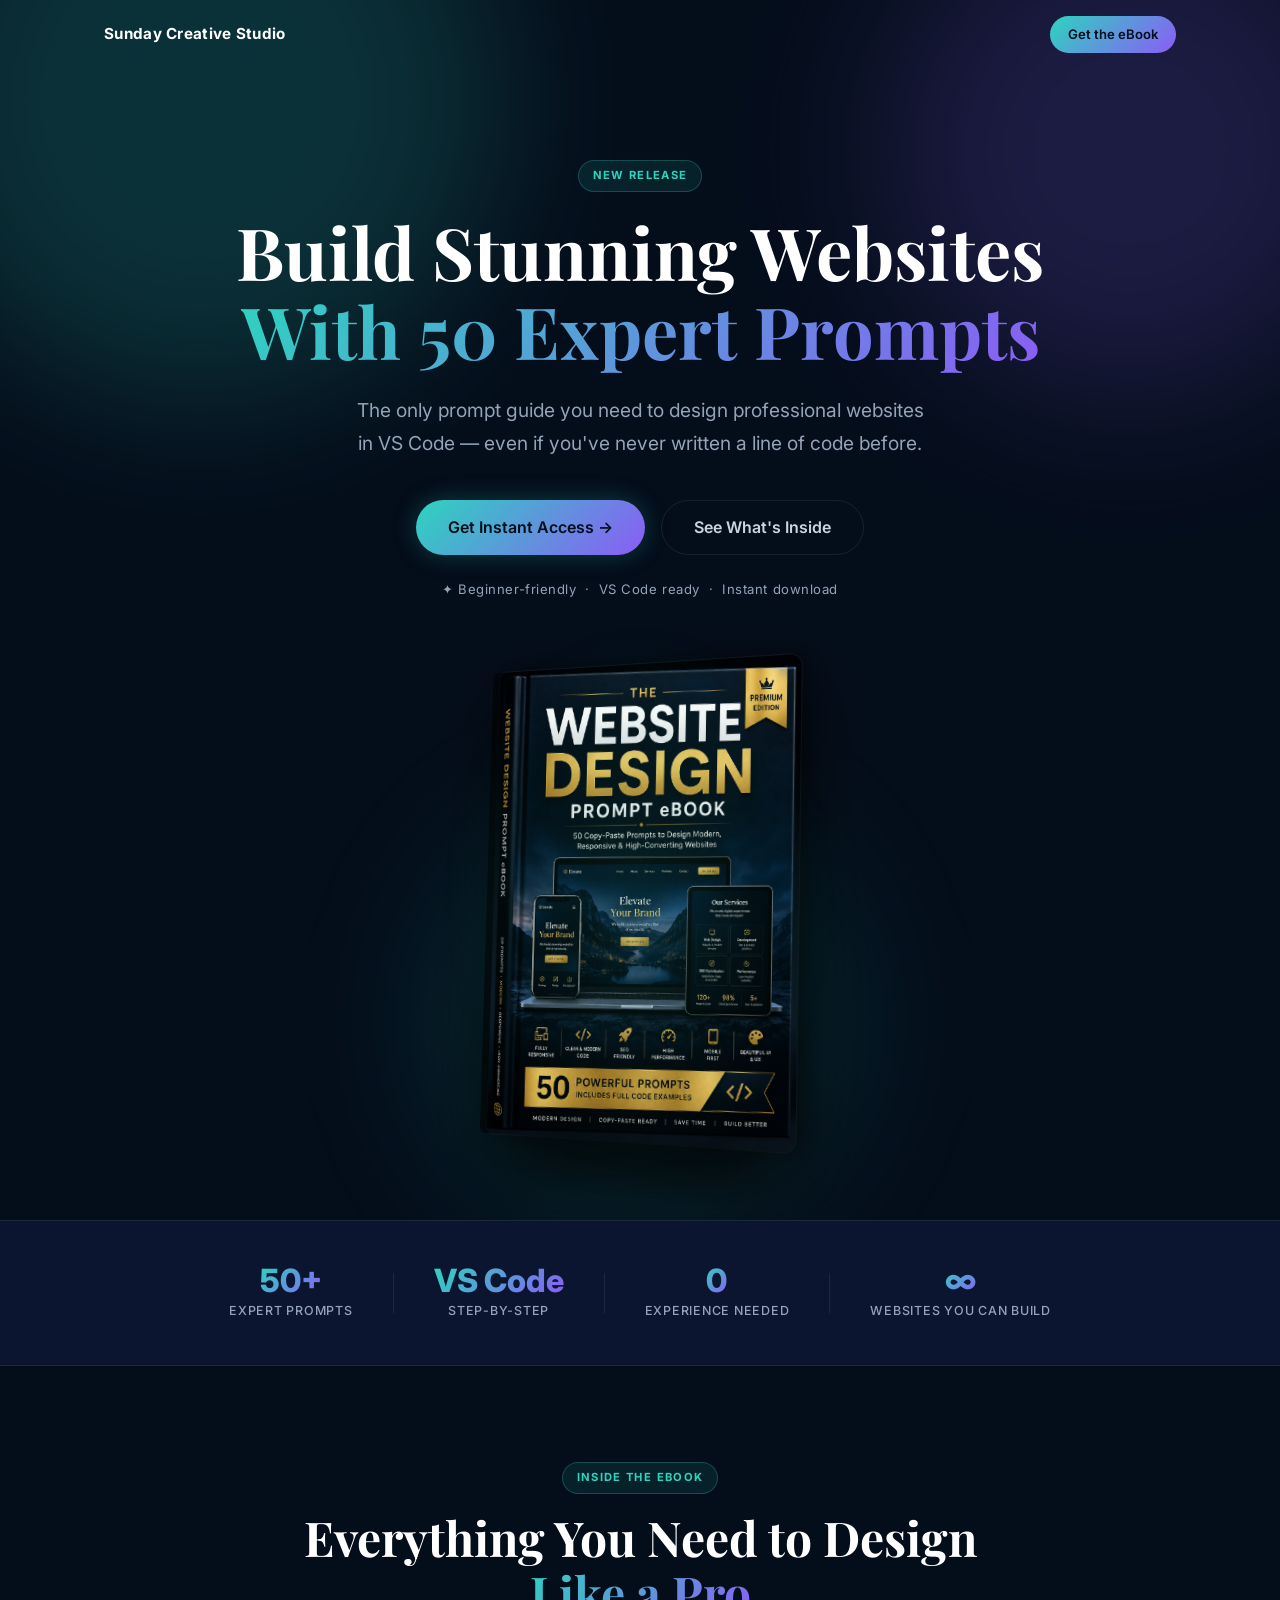
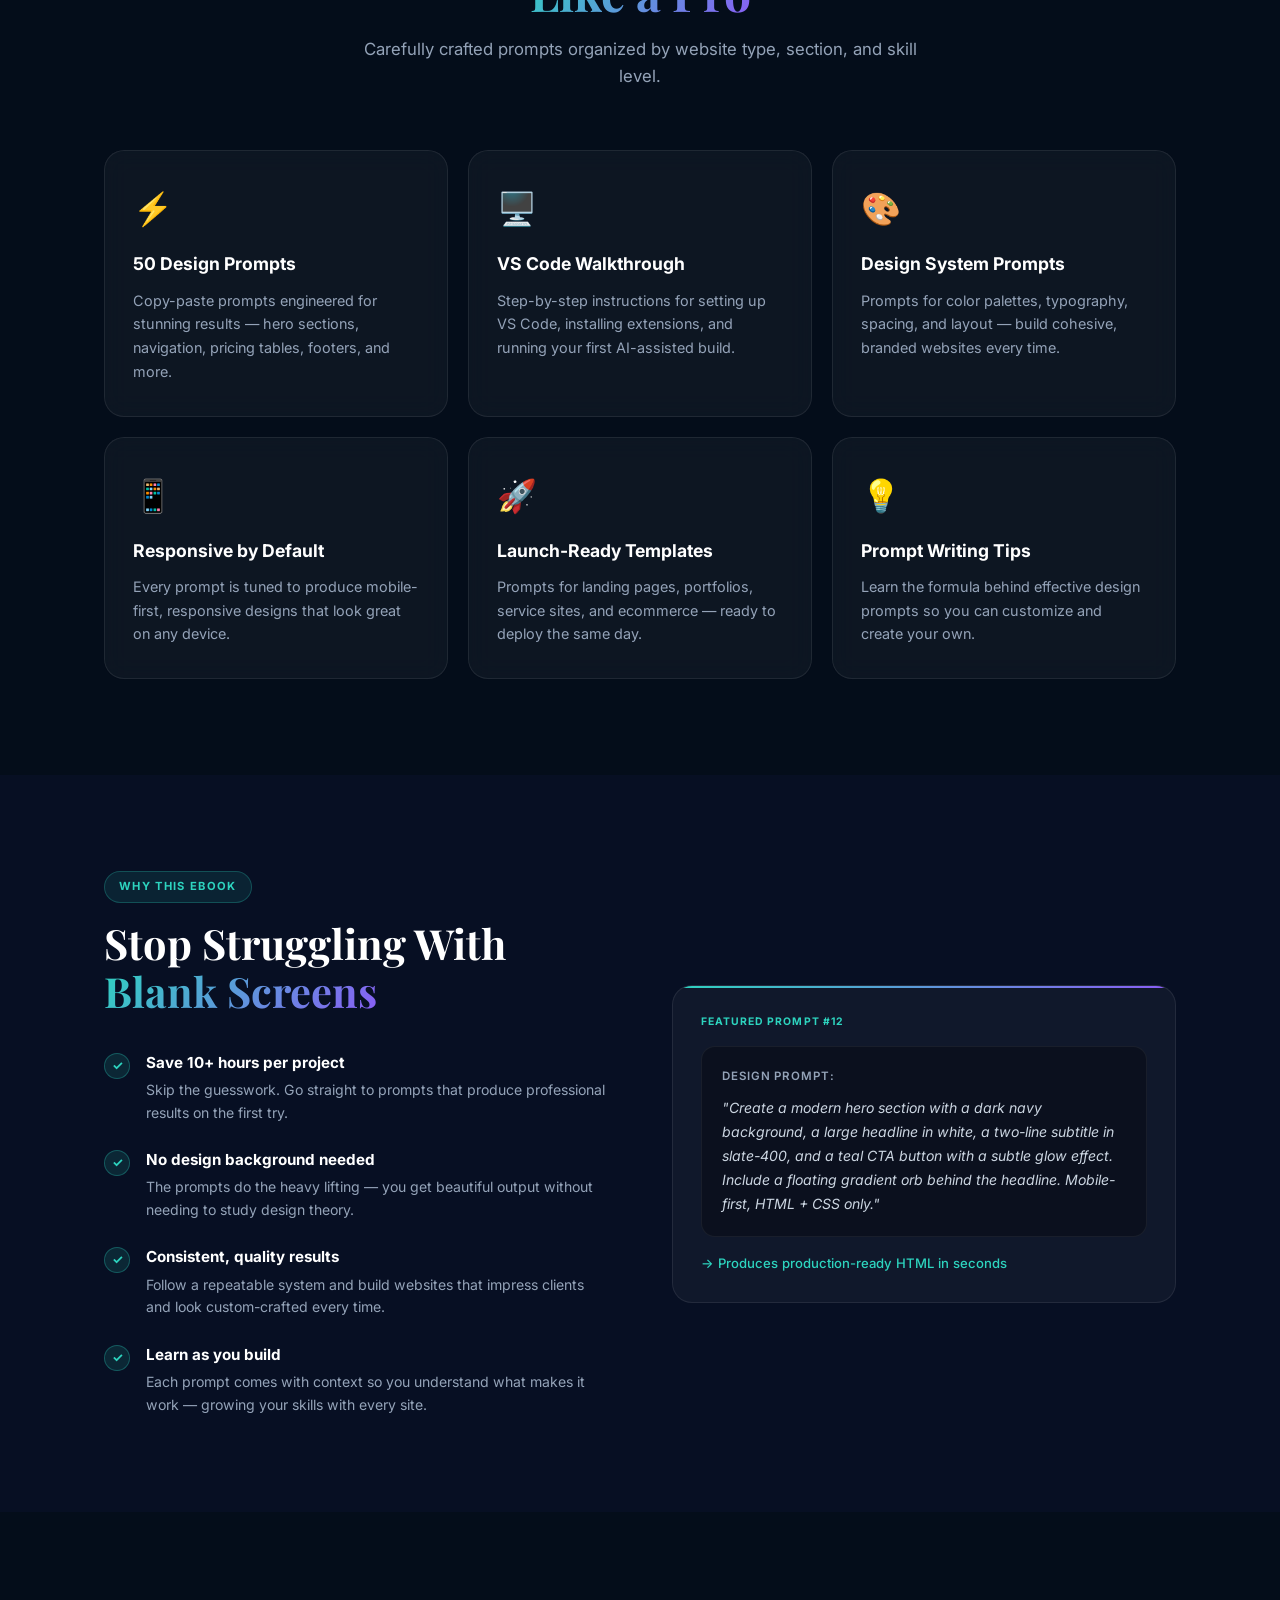
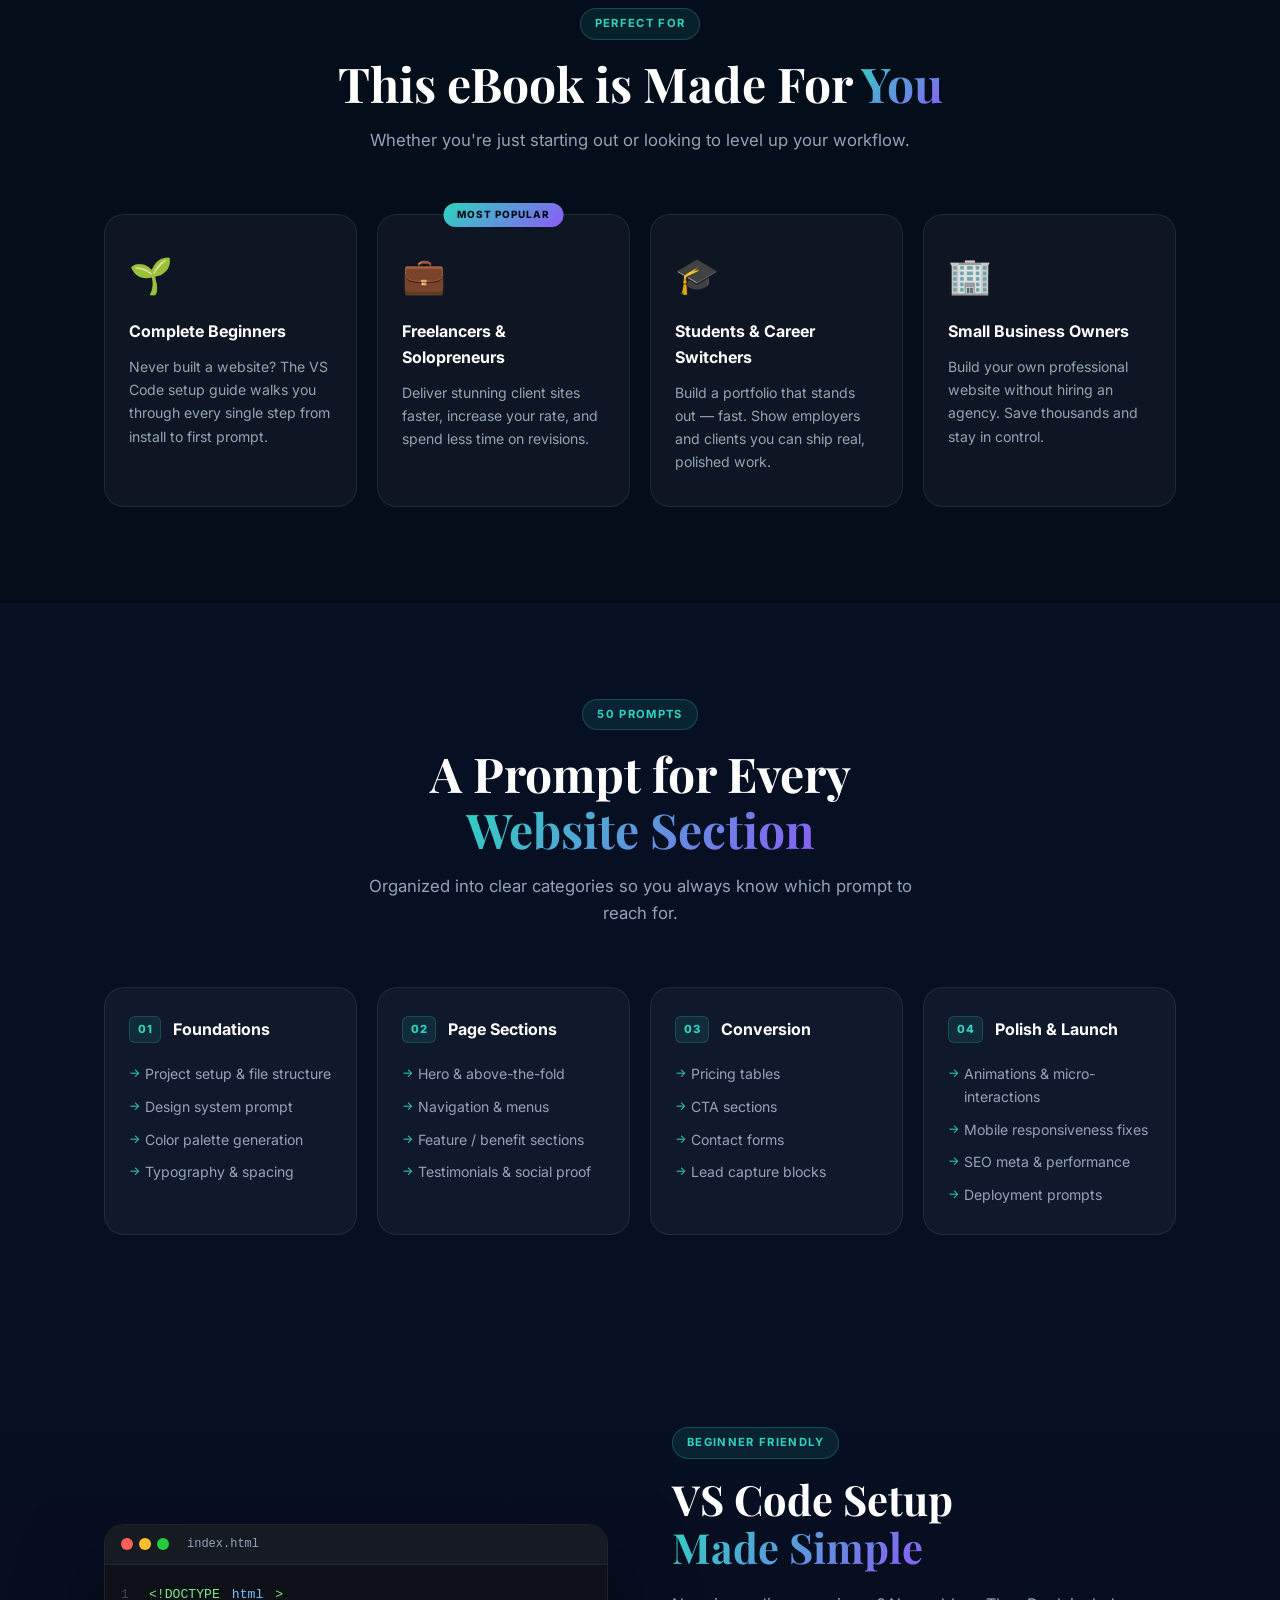
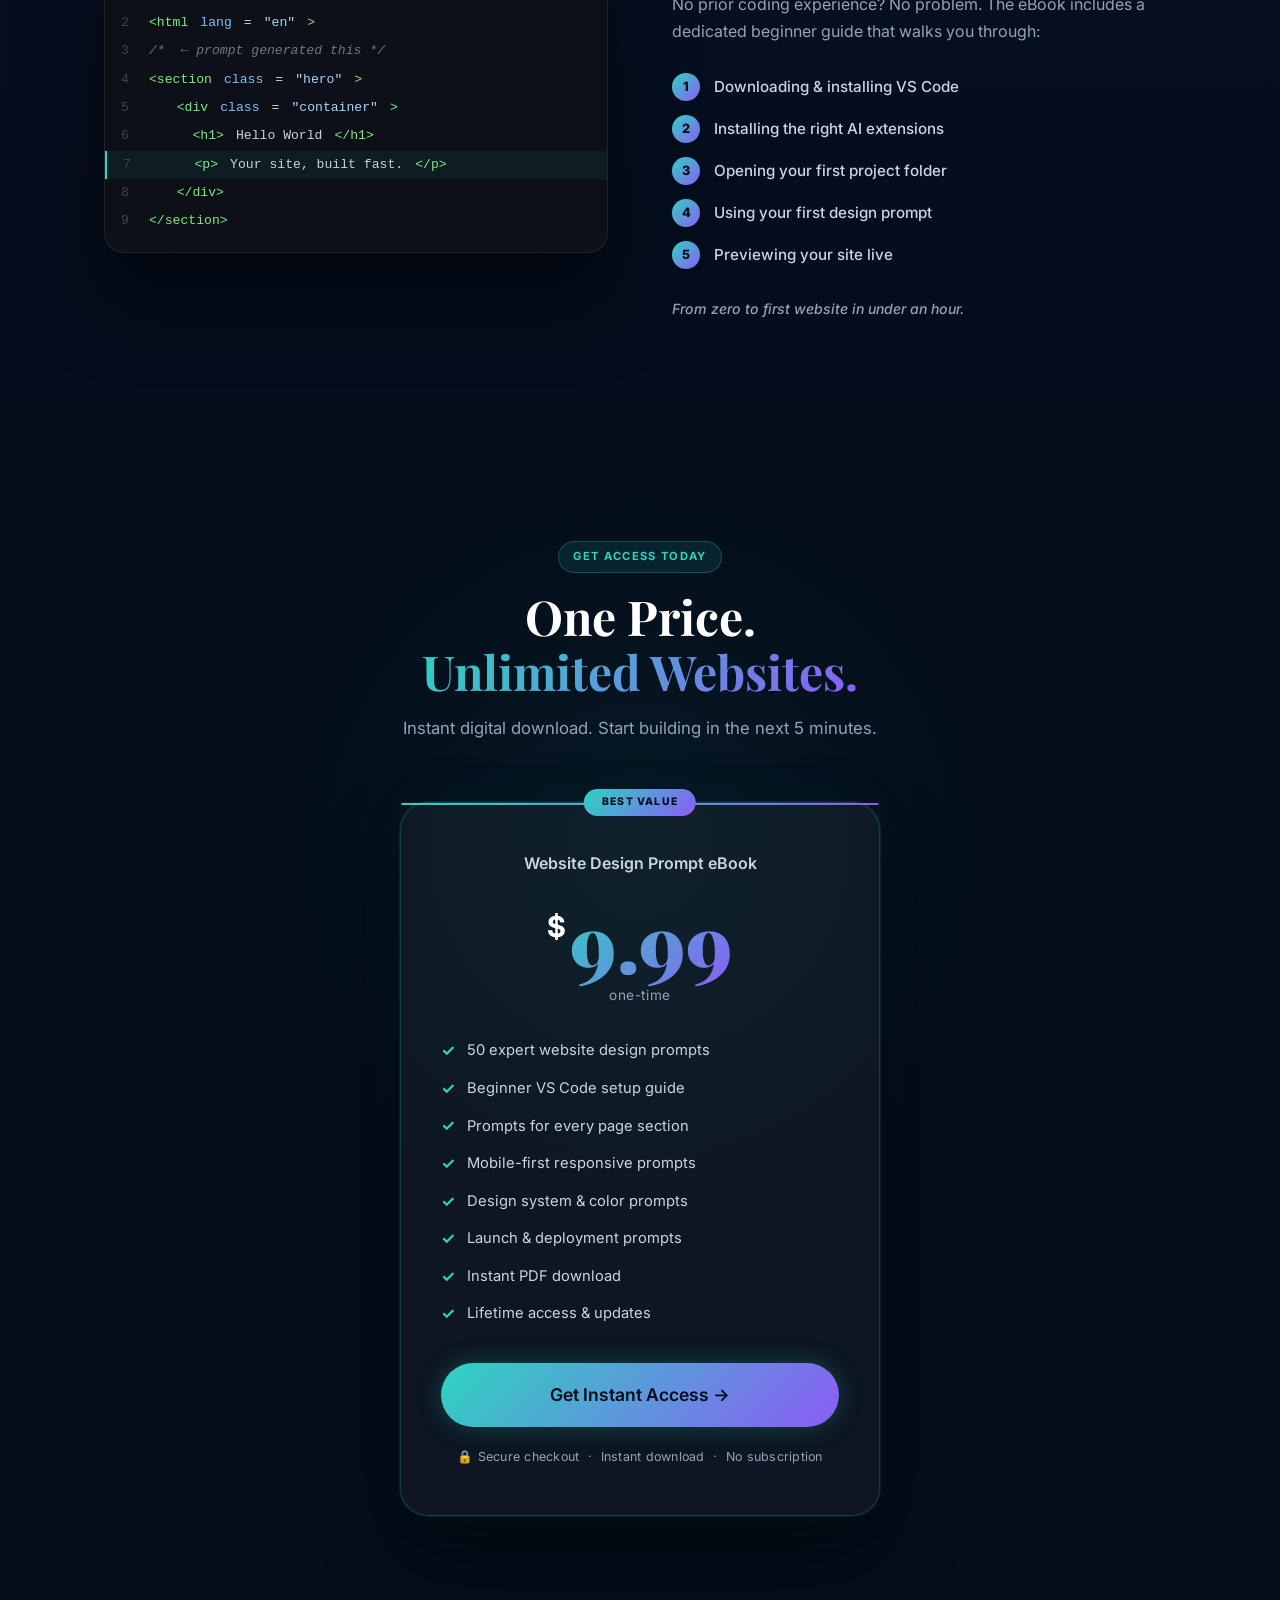
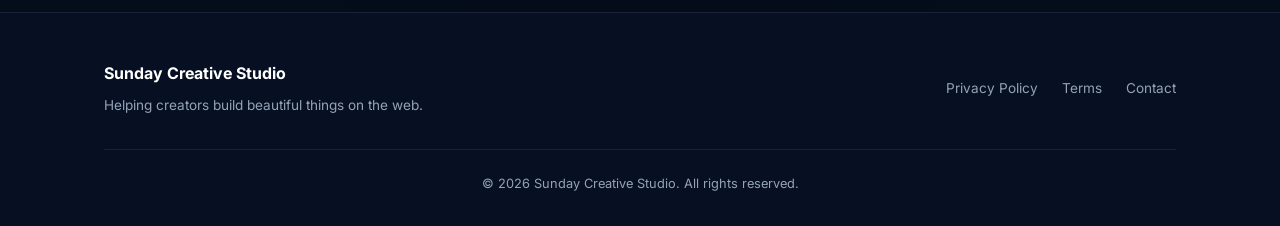
<file: index.html>
<!DOCTYPE html>
<html lang="en">
<head>
  <meta charset="UTF-8" />
  <meta name="viewport" content="width=device-width, initial-scale=1.0" />
  <title>Website Design Prompt eBook — Sunday Creative Studio</title>
  <meta name="description" content="50 expert website design prompts that build stunning sites in VS Code. No design degree required." />
  <link rel="preconnect" href="https://fonts.googleapis.com" />
  <link rel="preconnect" href="https://fonts.gstatic.com" crossorigin />
  <link href="https://fonts.googleapis.com/css2?family=Inter:wght@300;400;500;600;700;800;900&family=Playfair+Display:wght@700;900&display=swap" rel="stylesheet" />
  <link rel="stylesheet" href="styles.css" />
</head>
<body>

  <!-- NAV -->
  <nav class="nav" id="nav">
    <div class="nav-inner">
      <span class="nav-brand">Sunday Creative Studio</span>
      <a href="https://buy.stripe.com/14AeVf78l5EOgT61G0bsc00" class="btn btn-sm">Get the eBook</a>
    </div>
  </nav>

  <!-- HERO -->
  <section class="hero" id="hero">
    <div class="hero-bg-orbs">
      <div class="orb orb-1"></div>
      <div class="orb orb-2"></div>
      <div class="orb orb-3"></div>
    </div>
    <div class="container hero-content">
      <div class="badge">NEW RELEASE</div>
      <h1 class="hero-title">
        Build Stunning Websites<br />
        <span class="gradient-text">With 50 Expert Prompts</span>
      </h1>
      <p class="hero-subtitle">
        The only prompt guide you need to design professional websites in VS Code —
        even if you've never written a line of code before.
      </p>
      <div class="hero-ctas">
        <a href="https://buy.stripe.com/14AeVf78l5EOgT61G0bsc00" class="btn btn-primary btn-lg">Get Instant Access →</a>
        <a href="#inside" class="btn btn-ghost btn-lg">See What's Inside</a>
      </div>
      <p class="hero-note">✦ Beginner-friendly &nbsp;·&nbsp; VS Code ready &nbsp;·&nbsp; Instant download</p>
    </div>

    <!-- EBOOK COVER MOCKUP -->
    <div class="container mockup-wrapper">
      <div class="book-scene">
        <div class="book book-img">
          <img src="ebook-cover.png" alt="Website Design Prompt eBook cover" class="book-cover-img" />
          <div class="book-shadow"></div>
        </div>
        <div class="book-glow"></div>
      </div>
    </div>
  </section>

  <!-- SOCIAL PROOF BAR -->
  <section class="trust-bar">
    <div class="container trust-inner">
      <div class="trust-item">
        <strong>50+</strong>
        <span>Expert Prompts</span>
      </div>
      <div class="trust-divider"></div>
      <div class="trust-item">
        <strong>VS Code</strong>
        <span>Step-by-Step</span>
      </div>
      <div class="trust-divider"></div>
      <div class="trust-item">
        <strong>0</strong>
        <span>Experience Needed</span>
      </div>
      <div class="trust-divider"></div>
      <div class="trust-item">
        <strong>∞</strong>
        <span>Websites You Can Build</span>
      </div>
    </div>
  </section>

  <!-- WHAT'S INSIDE -->
  <section class="section" id="inside">
    <div class="container">
      <div class="section-header">
        <div class="badge">INSIDE THE EBOOK</div>
        <h2>Everything You Need to Design<br /><span class="gradient-text">Like a Pro</span></h2>
        <p class="section-sub">Carefully crafted prompts organized by website type, section, and skill level.</p>
      </div>
      <div class="cards-grid">
        <div class="glass-card">
          <div class="card-icon">⚡</div>
          <h3>50 Design Prompts</h3>
          <p>Copy-paste prompts engineered for stunning results — hero sections, navigation, pricing tables, footers, and more.</p>
        </div>
        <div class="glass-card">
          <div class="card-icon">🖥️</div>
          <h3>VS Code Walkthrough</h3>
          <p>Step-by-step instructions for setting up VS Code, installing extensions, and running your first AI-assisted build.</p>
        </div>
        <div class="glass-card">
          <div class="card-icon">🎨</div>
          <h3>Design System Prompts</h3>
          <p>Prompts for color palettes, typography, spacing, and layout — build cohesive, branded websites every time.</p>
        </div>
        <div class="glass-card">
          <div class="card-icon">📱</div>
          <h3>Responsive by Default</h3>
          <p>Every prompt is tuned to produce mobile-first, responsive designs that look great on any device.</p>
        </div>
        <div class="glass-card">
          <div class="card-icon">🚀</div>
          <h3>Launch-Ready Templates</h3>
          <p>Prompts for landing pages, portfolios, service sites, and ecommerce — ready to deploy the same day.</p>
        </div>
        <div class="glass-card">
          <div class="card-icon">💡</div>
          <h3>Prompt Writing Tips</h3>
          <p>Learn the formula behind effective design prompts so you can customize and create your own.</p>
        </div>
      </div>
    </div>
  </section>

  <!-- BENEFITS -->
  <section class="section section-alt" id="benefits">
    <div class="container">
      <div class="split-layout">
        <div class="split-text">
          <div class="badge">WHY THIS EBOOK</div>
          <h2>Stop Struggling With<br /><span class="gradient-text">Blank Screens</span></h2>
          <ul class="benefits-list">
            <li>
              <div class="benefit-check">✓</div>
              <div>
                <strong>Save 10+ hours per project</strong>
                <p>Skip the guesswork. Go straight to prompts that produce professional results on the first try.</p>
              </div>
            </li>
            <li>
              <div class="benefit-check">✓</div>
              <div>
                <strong>No design background needed</strong>
                <p>The prompts do the heavy lifting — you get beautiful output without needing to study design theory.</p>
              </div>
            </li>
            <li>
              <div class="benefit-check">✓</div>
              <div>
                <strong>Consistent, quality results</strong>
                <p>Follow a repeatable system and build websites that impress clients and look custom-crafted every time.</p>
              </div>
            </li>
            <li>
              <div class="benefit-check">✓</div>
              <div>
                <strong>Learn as you build</strong>
                <p>Each prompt comes with context so you understand what makes it work — growing your skills with every site.</p>
              </div>
            </li>
          </ul>
        </div>
        <div class="split-visual">
          <div class="feature-box">
            <div class="feature-tag">FEATURED PROMPT #12</div>
            <div class="prompt-preview">
              <p class="prompt-label">Design Prompt:</p>
              <p class="prompt-text">"Create a modern hero section with a dark navy background, a large headline in white, a two-line subtitle in slate-400, and a teal CTA button with a subtle glow effect. Include a floating gradient orb behind the headline. Mobile-first, HTML + CSS only."</p>
            </div>
            <div class="prompt-result-label">→ Produces production-ready HTML in seconds</div>
          </div>
        </div>
      </div>
    </div>
  </section>

  <!-- WHO IT'S FOR -->
  <section class="section" id="for-who">
    <div class="container">
      <div class="section-header">
        <div class="badge">PERFECT FOR</div>
        <h2>This eBook is Made For <span class="gradient-text">You</span></h2>
        <p class="section-sub">Whether you're just starting out or looking to level up your workflow.</p>
      </div>
      <div class="persona-grid">
        <div class="persona-card">
          <div class="persona-icon">🌱</div>
          <h3>Complete Beginners</h3>
          <p>Never built a website? The VS Code setup guide walks you through every single step from install to first prompt.</p>
        </div>
        <div class="persona-card">
          <div class="persona-card-featured">MOST POPULAR</div>
          <div class="persona-icon">💼</div>
          <h3>Freelancers & Solopreneurs</h3>
          <p>Deliver stunning client sites faster, increase your rate, and spend less time on revisions.</p>
        </div>
        <div class="persona-card">
          <div class="persona-icon">🎓</div>
          <h3>Students & Career Switchers</h3>
          <p>Build a portfolio that stands out — fast. Show employers and clients you can ship real, polished work.</p>
        </div>
        <div class="persona-card">
          <div class="persona-icon">🏢</div>
          <h3>Small Business Owners</h3>
          <p>Build your own professional website without hiring an agency. Save thousands and stay in control.</p>
        </div>
      </div>
    </div>
  </section>

  <!-- 50 PROMPTS HIGHLIGHT -->
  <section class="section section-alt" id="prompts">
    <div class="container">
      <div class="section-header">
        <div class="badge">50 PROMPTS</div>
        <h2>A Prompt for Every<br /><span class="gradient-text">Website Section</span></h2>
        <p class="section-sub">Organized into clear categories so you always know which prompt to reach for.</p>
      </div>
      <div class="prompts-showcase">
        <div class="prompt-category">
          <div class="pcat-header">
            <span class="pcat-num">01</span>
            <h4>Foundations</h4>
          </div>
          <ul>
            <li>Project setup & file structure</li>
            <li>Design system prompt</li>
            <li>Color palette generation</li>
            <li>Typography & spacing</li>
          </ul>
        </div>
        <div class="prompt-category">
          <div class="pcat-header">
            <span class="pcat-num">02</span>
            <h4>Page Sections</h4>
          </div>
          <ul>
            <li>Hero & above-the-fold</li>
            <li>Navigation & menus</li>
            <li>Feature / benefit sections</li>
            <li>Testimonials & social proof</li>
          </ul>
        </div>
        <div class="prompt-category">
          <div class="pcat-header">
            <span class="pcat-num">03</span>
            <h4>Conversion</h4>
          </div>
          <ul>
            <li>Pricing tables</li>
            <li>CTA sections</li>
            <li>Contact forms</li>
            <li>Lead capture blocks</li>
          </ul>
        </div>
        <div class="prompt-category">
          <div class="pcat-header">
            <span class="pcat-num">04</span>
            <h4>Polish & Launch</h4>
          </div>
          <ul>
            <li>Animations & micro-interactions</li>
            <li>Mobile responsiveness fixes</li>
            <li>SEO meta & performance</li>
            <li>Deployment prompts</li>
          </ul>
        </div>
      </div>
    </div>
  </section>

  <!-- VS CODE HIGHLIGHT -->
  <section class="section vscode-section" id="vscode">
    <div class="container">
      <div class="vscode-layout">
        <div class="vscode-visual">
          <div class="editor-mockup">
            <div class="editor-topbar">
              <span class="dot dot-red"></span>
              <span class="dot dot-yellow"></span>
              <span class="dot dot-green"></span>
              <span class="editor-filename">index.html</span>
            </div>
            <div class="editor-body">
              <div class="editor-line"><span class="ln">1</span><span class="tag">&lt;!DOCTYPE</span> <span class="attr">html</span><span class="tag">&gt;</span></div>
              <div class="editor-line"><span class="ln">2</span><span class="tag">&lt;html</span> <span class="attr">lang</span><span class="punc">=</span><span class="str">"en"</span><span class="tag">&gt;</span></div>
              <div class="editor-line"><span class="ln">3</span><span class="comment">/* &nbsp;← prompt generated this */</span></div>
              <div class="editor-line"><span class="ln">4</span><span class="tag">&lt;section</span> <span class="attr">class</span><span class="punc">=</span><span class="str">"hero"</span><span class="tag">&gt;</span></div>
              <div class="editor-line"><span class="ln">5</span>&nbsp;&nbsp;<span class="tag">&lt;div</span> <span class="attr">class</span><span class="punc">=</span><span class="str">"container"</span><span class="tag">&gt;</span></div>
              <div class="editor-line"><span class="ln">6</span>&nbsp;&nbsp;&nbsp;&nbsp;<span class="tag">&lt;h1&gt;</span><span class="text">Hello World</span><span class="tag">&lt;/h1&gt;</span></div>
              <div class="editor-line active-line"><span class="ln">7</span>&nbsp;&nbsp;&nbsp;&nbsp;<span class="tag">&lt;p&gt;</span><span class="text">Your site, built fast.</span><span class="tag">&lt;/p&gt;</span></div>
              <div class="editor-line"><span class="ln">8</span>&nbsp;&nbsp;<span class="tag">&lt;/div&gt;</span></div>
              <div class="editor-line"><span class="ln">9</span><span class="tag">&lt;/section&gt;</span></div>
            </div>
          </div>
        </div>
        <div class="vscode-text">
          <div class="badge">BEGINNER FRIENDLY</div>
          <h2>VS Code Setup<br /><span class="gradient-text">Made Simple</span></h2>
          <p>No prior coding experience? No problem. The eBook includes a dedicated beginner guide that walks you through:</p>
          <ul class="vscode-steps">
            <li><span class="step-num">1</span> Downloading & installing VS Code</li>
            <li><span class="step-num">2</span> Installing the right AI extensions</li>
            <li><span class="step-num">3</span> Opening your first project folder</li>
            <li><span class="step-num">4</span> Using your first design prompt</li>
            <li><span class="step-num">5</span> Previewing your site live</li>
          </ul>
          <p class="vscode-note">From zero to first website in under an hour.</p>
        </div>
      </div>
    </div>
  </section>

  <!-- PRICING / CTA -->
  <section class="section pricing-section" id="pricing">
    <div class="container">
      <div class="section-header">
        <div class="badge">GET ACCESS TODAY</div>
        <h2>One Price.<br /><span class="gradient-text">Unlimited Websites.</span></h2>
        <p class="section-sub">Instant digital download. Start building in the next 5 minutes.</p>
      </div>
      <div class="pricing-card-wrap">
        <div class="pricing-card">
          <div class="pricing-popular">BEST VALUE</div>
          <div class="pricing-title">Website Design Prompt eBook</div>
          <div class="pricing-price">
            <span class="price-currency">$</span>
            <span class="price-amount">9.99</span>
            <span class="price-period">one-time</span>
          </div>
          <ul class="pricing-features">
            <li><span class="pf-check">✓</span> 50 expert website design prompts</li>
            <li><span class="pf-check">✓</span> Beginner VS Code setup guide</li>
            <li><span class="pf-check">✓</span> Prompts for every page section</li>
            <li><span class="pf-check">✓</span> Mobile-first responsive prompts</li>
            <li><span class="pf-check">✓</span> Design system & color prompts</li>
            <li><span class="pf-check">✓</span> Launch & deployment prompts</li>
            <li><span class="pf-check">✓</span> Instant PDF download</li>
            <li><span class="pf-check">✓</span> Lifetime access & updates</li>
          </ul>
          <a href="https://buy.stripe.com/14AeVf78l5EOgT61G0bsc00" class="btn btn-primary btn-xl btn-full" id="buy-btn">
            Get Instant Access →
          </a>
          <p class="pricing-guarantee">
            🔒 Secure checkout &nbsp;·&nbsp; Instant download &nbsp;·&nbsp; No subscription
          </p>
        </div>
      </div>
    </div>
  </section>

  <!-- FOOTER -->
  <footer class="footer">
    <div class="container footer-inner">
      <div class="footer-brand">
        <span class="footer-logo">Sunday Creative Studio</span>
        <p>Helping creators build beautiful things on the web.</p>
      </div>
      <div class="footer-links">
        <a href="#">Privacy Policy</a>
        <a href="#">Terms</a>
        <a href="#">Contact</a>
      </div>
    </div>
    <div class="container footer-copy">
      <p>© 2026 Sunday Creative Studio. All rights reserved.</p>
    </div>
  </footer>

  <script src="script.js"></script>
</body>
</html>
</file>
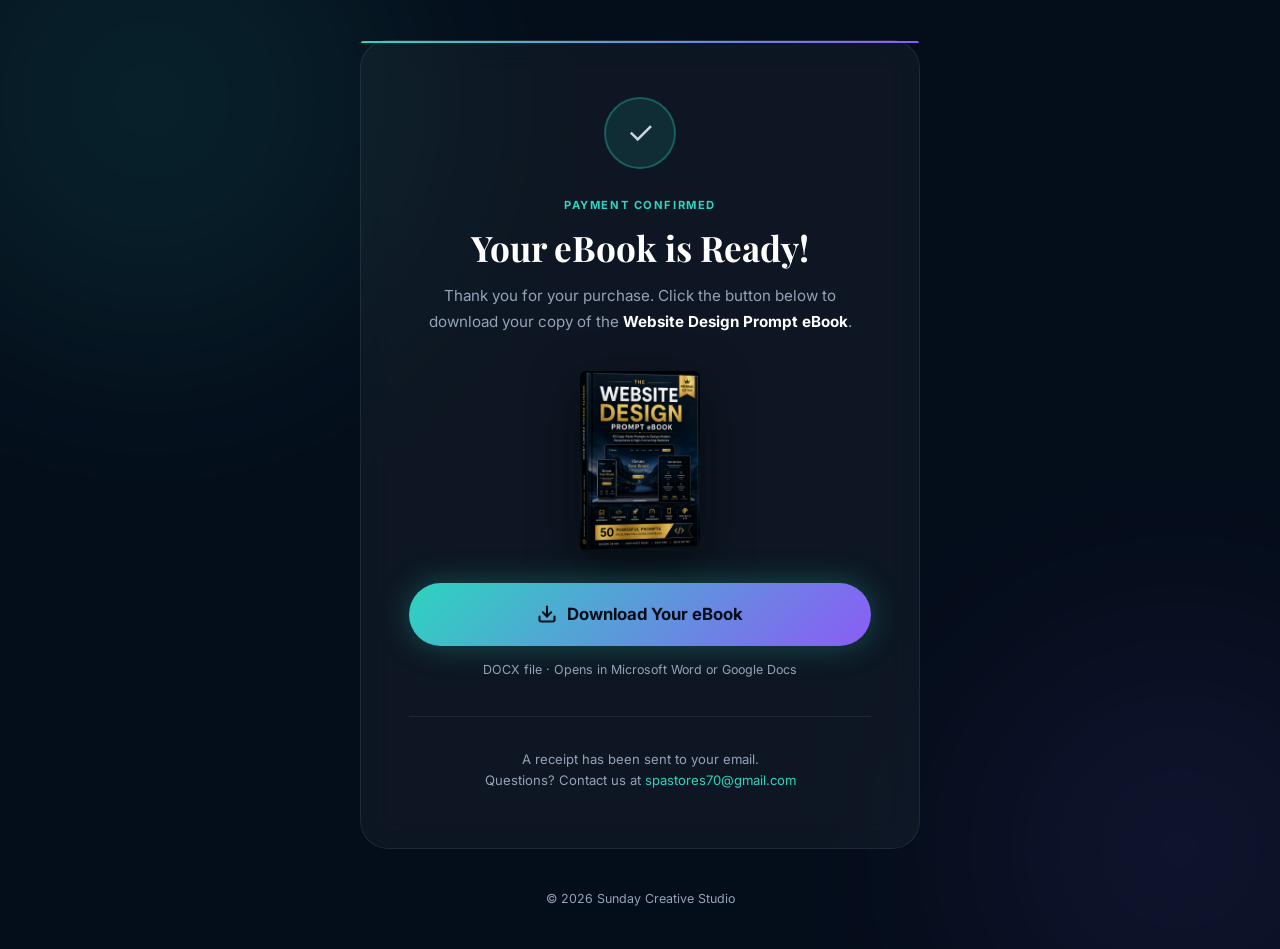
<file: download.html>
<!DOCTYPE html>
<html lang="en">
<head>
  <meta charset="UTF-8" />
  <meta name="viewport" content="width=device-width, initial-scale=1.0" />
  <title>Your Download is Ready — Sunday Creative Studio</title>
  <meta name="robots" content="noindex, nofollow" />
  <link rel="preconnect" href="https://fonts.googleapis.com" />
  <link rel="preconnect" href="https://fonts.gstatic.com" crossorigin />
  <link href="https://fonts.googleapis.com/css2?family=Inter:wght@300;400;500;600;700;800;900&family=Playfair+Display:wght@700;900&display=swap" rel="stylesheet" />
  <link rel="stylesheet" href="styles.css" />
  <style>
    .download-page {
      min-height: 100vh;
      display: flex;
      flex-direction: column;
      align-items: center;
      justify-content: center;
      padding: 40px 24px;
      position: relative;
      overflow: hidden;
      text-align: center;
    }

    .download-orbs {
      position: absolute;
      inset: 0;
      pointer-events: none;
    }

    .download-orb-1 {
      position: absolute;
      width: 500px;
      height: 500px;
      background: var(--teal-400);
      border-radius: 50%;
      filter: blur(120px);
      opacity: 0.1;
      top: -150px;
      left: -100px;
    }

    .download-orb-2 {
      position: absolute;
      width: 400px;
      height: 400px;
      background: var(--purple-500);
      border-radius: 50%;
      filter: blur(120px);
      opacity: 0.1;
      bottom: -100px;
      right: -100px;
    }

    .download-card {
      position: relative;
      z-index: 1;
      background: rgba(255,255,255,0.04);
      border: 1px solid rgba(255,255,255,0.08);
      border-radius: 28px;
      padding: 56px 48px;
      max-width: 560px;
      width: 100%;
      -webkit-backdrop-filter: blur(16px);
      backdrop-filter: blur(16px);
    }

    .download-card::before {
      content: '';
      position: absolute;
      top: 0; left: 0; right: 0;
      height: 2px;
      background: linear-gradient(135deg, var(--teal-400), var(--purple-500));
      border-radius: 28px 28px 0 0;
    }

    .success-icon {
      width: 72px;
      height: 72px;
      border-radius: 50%;
      background: rgba(45,212,191,0.12);
      border: 2px solid rgba(45,212,191,0.3);
      display: flex;
      align-items: center;
      justify-content: center;
      margin: 0 auto 28px;
      font-size: 2rem;
      animation: popIn 0.5s cubic-bezier(0.175, 0.885, 0.32, 1.275) both;
    }

    @keyframes popIn {
      from { transform: scale(0); opacity: 0; }
      to   { transform: scale(1); opacity: 1; }
    }

    .download-eyebrow {
      font-size: 0.7rem;
      font-weight: 700;
      letter-spacing: 0.14em;
      text-transform: uppercase;
      color: var(--teal-400);
      margin-bottom: 12px;
    }

    .download-title {
      font-family: 'Playfair Display', Georgia, serif;
      font-size: clamp(1.6rem, 4vw, 2.2rem);
      color: #ffffff;
      line-height: 1.2;
      margin-bottom: 14px;
    }

    .download-sub {
      font-size: 0.95rem;
      color: var(--slate-400);
      line-height: 1.7;
      margin-bottom: 36px;
    }

    .download-book-thumb {
      width: 120px;
      height: auto;
      border-radius: 6px;
      box-shadow: 0 16px 48px rgba(0,0,0,0.5);
      margin: 0 auto 32px;
      display: block;
    }

    .download-btn {
      display: inline-flex;
      align-items: center;
      justify-content: center;
      gap: 10px;
      width: 100%;
      padding: 18px 32px;
      border-radius: 100px;
      background: linear-gradient(135deg, var(--teal-400), var(--purple-500));
      color: #040d1a;
      font-family: 'Inter', sans-serif;
      font-size: 1.05rem;
      font-weight: 700;
      text-decoration: none;
      cursor: pointer;
      transition: all 0.2s ease;
      box-shadow: 0 0 32px rgba(45,212,191,0.3);
      margin-bottom: 14px;
    }

    .download-btn:hover {
      opacity: 0.92;
      transform: translateY(-2px);
      box-shadow: 0 0 50px rgba(45,212,191,0.45);
    }

    .download-btn svg {
      width: 20px;
      height: 20px;
      flex-shrink: 0;
    }

    .download-note {
      font-size: 0.78rem;
      color: var(--slate-400);
      margin-bottom: 36px;
    }

    .download-divider {
      height: 1px;
      background: rgba(255,255,255,0.07);
      margin: 32px 0;
    }

    .download-footer-note {
      font-size: 0.82rem;
      color: var(--slate-400);
      line-height: 1.65;
    }

    .download-footer-note a {
      color: var(--teal-400);
      text-decoration: none;
    }

    .download-footer-note a:hover {
      text-decoration: underline;
    }

    .page-footer {
      position: relative;
      z-index: 1;
      margin-top: 40px;
      font-size: 0.78rem;
      color: var(--slate-400);
    }

    @media (max-width: 600px) {
      .download-card { padding: 40px 24px; }
    }
  </style>
</head>
<body>
  <div class="download-page">
    <div class="download-orbs">
      <div class="download-orb-1"></div>
      <div class="download-orb-2"></div>
    </div>

    <div class="download-card">
      <div class="success-icon">✓</div>
      <div class="download-eyebrow">Payment Confirmed</div>
      <h1 class="download-title">Your eBook is Ready!</h1>
      <p class="download-sub">
        Thank you for your purchase. Click the button below to download your copy of the
        <strong style="color:#fff;">Website Design Prompt eBook</strong>.
      </p>

      <img src="ebook-cover.png" alt="Website Design Prompt eBook" class="download-book-thumb" />

      <a href="downloads/Website_Design_Prompt_eBook.docx" download="Website_Design_Prompt_eBook.docx" class="download-btn">
        <svg xmlns="http://www.w3.org/2000/svg" viewBox="0 0 24 24" fill="none" stroke="currentColor" stroke-width="2.5" stroke-linecap="round" stroke-linejoin="round">
          <path d="M21 15v4a2 2 0 0 1-2 2H5a2 2 0 0 1-2-2v-4"/>
          <polyline points="7 10 12 15 17 10"/>
          <line x1="12" y1="15" x2="12" y2="3"/>
        </svg>
        Download Your eBook
      </a>
      <p class="download-note">DOCX file · Opens in Microsoft Word or Google Docs</p>

      <div class="download-divider"></div>

      <p class="download-footer-note">
        A receipt has been sent to your email.<br />
        Questions? Contact us at <a href="mailto:spastores70@gmail.com">spastores70@gmail.com</a>
      </p>
    </div>

    <p class="page-footer">© 2026 Sunday Creative Studio</p>
  </div>
</body>
</html>
</file>
<file: styles.css>
/* =========================================
   BASE & RESET
   ========================================= */
*, *::before, *::after { box-sizing: border-box; margin: 0; padding: 0; }

:root {
  --navy-950: #040d1a;
  --navy-900: #070f23;
  --navy-800: #0b1530;
  --navy-700: #0f1c3f;
  --navy-600: #142350;
  --teal-400: #2dd4bf;
  --teal-300: #5eead4;
  --teal-500: #14b8a6;
  --purple-400: #a78bfa;
  --purple-500: #8b5cf6;
  --purple-600: #7c3aed;
  --slate-400: #94a3b8;
  --slate-300: #cbd5e1;
  --slate-200: #e2e8f0;
  --white: #ffffff;

  --grad-tp: linear-gradient(135deg, var(--teal-400), var(--purple-500));
  --grad-tp-subtle: linear-gradient(135deg, rgba(45,212,191,0.15), rgba(139,92,246,0.15));

  --radius-sm: 8px;
  --radius-md: 14px;
  --radius-lg: 20px;
  --radius-xl: 28px;

  --glass-bg: rgba(255,255,255,0.04);
  --glass-border: rgba(255,255,255,0.08);
  --glass-hover: rgba(255,255,255,0.07);

  --font-sans: 'Inter', -apple-system, BlinkMacSystemFont, sans-serif;
  --font-serif: 'Playfair Display', Georgia, serif;
}

html { scroll-behavior: smooth; }

body {
  font-family: var(--font-sans);
  background: var(--navy-950);
  color: var(--slate-300);
  line-height: 1.6;
  overflow-x: hidden;
}

/* =========================================
   TYPOGRAPHY UTILITIES
   ========================================= */
.gradient-text {
  background: var(--grad-tp);
  -webkit-background-clip: text;
  -webkit-text-fill-color: transparent;
  background-clip: text;
}

/* =========================================
   LAYOUT
   ========================================= */
.container {
  width: 100%;
  max-width: 1120px;
  margin: 0 auto;
  padding: 0 24px;
}

.section {
  padding: 96px 0;
}

.section-alt {
  background: var(--navy-900);
}

.section-header {
  text-align: center;
  margin-bottom: 60px;
}

.section-header h2 {
  font-family: var(--font-serif);
  font-size: clamp(2rem, 4vw, 3rem);
  color: var(--white);
  line-height: 1.15;
  margin: 16px 0 16px;
}

.section-sub {
  font-size: 1.05rem;
  color: var(--slate-400);
  max-width: 560px;
  margin: 0 auto;
}

/* =========================================
   BADGE
   ========================================= */
.badge {
  display: inline-block;
  padding: 6px 14px;
  border-radius: 100px;
  background: rgba(45,212,191,0.1);
  border: 1px solid rgba(45,212,191,0.25);
  color: var(--teal-400);
  font-size: 0.7rem;
  font-weight: 700;
  letter-spacing: 0.12em;
  text-transform: uppercase;
}

/* =========================================
   BUTTONS
   ========================================= */
.btn {
  display: inline-flex;
  align-items: center;
  justify-content: center;
  gap: 8px;
  border-radius: 100px;
  font-family: var(--font-sans);
  font-weight: 600;
  cursor: pointer;
  text-decoration: none;
  transition: all 0.2s ease;
  border: none;
  white-space: nowrap;
}

.btn-sm {
  padding: 8px 18px;
  font-size: 0.82rem;
  background: var(--grad-tp);
  color: var(--navy-950);
}

.btn-sm:hover { opacity: 0.9; transform: translateY(-1px); }

.btn-lg {
  padding: 14px 32px;
  font-size: 1rem;
}

.btn-xl {
  padding: 18px 40px;
  font-size: 1.1rem;
}

.btn-full { width: 100%; }

.btn-primary {
  background: var(--grad-tp);
  color: var(--navy-950);
  box-shadow: 0 0 24px rgba(45,212,191,0.25);
}

.btn-primary:hover {
  opacity: 0.92;
  transform: translateY(-2px);
  box-shadow: 0 0 40px rgba(45,212,191,0.4);
}

.btn-ghost {
  background: transparent;
  color: var(--slate-300);
  border: 1px solid var(--glass-border);
}

.btn-ghost:hover {
  background: var(--glass-bg);
  color: var(--white);
  border-color: rgba(255,255,255,0.15);
}

/* =========================================
   NAV
   ========================================= */
.nav {
  position: fixed;
  top: 0;
  left: 0;
  right: 0;
  z-index: 100;
  padding: 16px 0;
  transition: background 0.3s ease, box-shadow 0.3s ease;
}

.nav.scrolled {
  background: rgba(4, 13, 26, 0.88);
  -webkit-backdrop-filter: blur(16px);
  backdrop-filter: blur(16px);
  box-shadow: 0 1px 0 var(--glass-border);
}

.nav-inner {
  max-width: 1120px;
  margin: 0 auto;
  padding: 0 24px;
  display: flex;
  align-items: center;
  justify-content: space-between;
}

.nav-brand {
  font-size: 0.95rem;
  font-weight: 700;
  color: var(--white);
  letter-spacing: 0.02em;
}

/* =========================================
   HERO
   ========================================= */
.hero {
  position: relative;
  padding: 160px 0 80px;
  overflow: hidden;
  text-align: center;
}

.hero-bg-orbs {
  position: absolute;
  inset: 0;
  pointer-events: none;
  z-index: 0;
}

.orb {
  position: absolute;
  border-radius: 50%;
  filter: blur(80px);
  opacity: 0.18;
}

.orb-1 {
  width: 600px;
  height: 600px;
  background: var(--teal-400);
  top: -200px;
  left: -100px;
  animation: floatOrb 8s ease-in-out infinite;
}

.orb-2 {
  width: 500px;
  height: 500px;
  background: var(--purple-500);
  top: -100px;
  right: -100px;
  animation: floatOrb 10s ease-in-out infinite reverse;
}

.orb-3 {
  width: 400px;
  height: 400px;
  background: var(--teal-500);
  bottom: 0;
  left: 50%;
  transform: translateX(-50%);
  animation: floatOrb 12s ease-in-out infinite 2s;
}

@keyframes floatOrb {
  0%, 100% { transform: translate(0, 0); }
  50% { transform: translate(20px, 30px); }
}

.hero-content {
  position: relative;
  z-index: 1;
}

.hero-title {
  font-family: var(--font-serif);
  font-size: clamp(2.5rem, 6vw, 4.5rem);
  color: var(--white);
  line-height: 1.1;
  margin: 20px 0 24px;
}

.hero-subtitle {
  font-size: clamp(1rem, 2vw, 1.2rem);
  color: var(--slate-400);
  max-width: 580px;
  margin: 0 auto 40px;
  line-height: 1.7;
}

.hero-ctas {
  display: flex;
  gap: 16px;
  justify-content: center;
  flex-wrap: wrap;
  margin-bottom: 24px;
}

.hero-note {
  font-size: 0.82rem;
  color: var(--slate-400);
  letter-spacing: 0.04em;
}

/* =========================================
   BOOK MOCKUP
   ========================================= */
.mockup-wrapper {
  position: relative;
  z-index: 1;
  display: flex;
  justify-content: center;
  padding: 60px 24px 0;
}

.book-scene {
  position: relative;
  display: inline-flex;
  justify-content: center;
}

.book {
  position: relative;
  transform: perspective(1200px) rotateY(-18deg) rotateX(4deg);
  transform-style: preserve-3d;
  transition: transform 0.5s ease;
  animation: bookFloat 6s ease-in-out infinite;
}

.book:hover {
  transform: perspective(1200px) rotateY(-6deg) rotateX(2deg) translateY(-8px);
}

@keyframes bookFloat {
  0%, 100% { transform: perspective(1200px) rotateY(-18deg) rotateX(4deg) translateY(0); }
  50% { transform: perspective(1200px) rotateY(-18deg) rotateX(4deg) translateY(-14px); }
}

.book-cover-img {
  display: block;
  width: 320px;
  max-width: 90vw;
  height: auto;
  border-radius: 6px 12px 12px 6px;
  box-shadow:
    -8px 0 0 0 rgba(0,0,0,0.6),
    0 30px 80px rgba(0,0,0,0.7),
    0 0 0 1px rgba(255,255,255,0.06),
    8px 0 20px rgba(0,0,0,0.4);
}

.book-shadow {
  position: absolute;
  bottom: -30px;
  left: 10%;
  right: 10%;
  height: 40px;
  background: rgba(0,0,0,0.5);
  filter: blur(20px);
  border-radius: 50%;
}

.book-glow {
  position: absolute;
  inset: -40px;
  background: radial-gradient(ellipse, rgba(45,212,191,0.12) 0%, transparent 70%);
  pointer-events: none;
}

/* =========================================
   TRUST BAR
   ========================================= */
.trust-bar {
  background: var(--navy-800);
  border-top: 1px solid var(--glass-border);
  border-bottom: 1px solid var(--glass-border);
  padding: 32px 0;
}

.trust-inner {
  display: flex;
  align-items: center;
  justify-content: center;
  gap: 0;
  flex-wrap: wrap;
}

.trust-item {
  display: flex;
  flex-direction: column;
  align-items: center;
  gap: 4px;
  padding: 12px 40px;
}

.trust-item strong {
  font-size: 2rem;
  font-weight: 800;
  background: var(--grad-tp);
  -webkit-background-clip: text;
  -webkit-text-fill-color: transparent;
  background-clip: text;
  line-height: 1;
}

.trust-item span {
  font-size: 0.78rem;
  color: var(--slate-400);
  letter-spacing: 0.06em;
  text-transform: uppercase;
  font-weight: 500;
}

.trust-divider {
  width: 1px;
  height: 40px;
  background: var(--glass-border);
}

/* =========================================
   GLASS CARDS
   ========================================= */
.cards-grid {
  display: grid;
  grid-template-columns: repeat(auto-fit, minmax(300px, 1fr));
  gap: 20px;
}

.glass-card {
  background: var(--glass-bg);
  border: 1px solid var(--glass-border);
  border-radius: var(--radius-lg);
  padding: 32px 28px;
  -webkit-backdrop-filter: blur(12px);
  backdrop-filter: blur(12px);
  transition: all 0.3s ease;
}

.glass-card:hover {
  background: var(--glass-hover);
  border-color: rgba(45,212,191,0.2);
  transform: translateY(-4px);
  box-shadow: 0 20px 40px rgba(0,0,0,0.3), 0 0 0 1px rgba(45,212,191,0.1);
}

.card-icon {
  font-size: 2rem;
  margin-bottom: 16px;
}

.glass-card h3 {
  font-size: 1.1rem;
  font-weight: 700;
  color: var(--white);
  margin-bottom: 10px;
}

.glass-card p {
  font-size: 0.9rem;
  color: var(--slate-400);
  line-height: 1.65;
}

/* =========================================
   SPLIT LAYOUT (BENEFITS)
   ========================================= */
.split-layout {
  display: grid;
  grid-template-columns: 1fr 1fr;
  gap: 64px;
  align-items: center;
}

.split-text .badge { margin-bottom: 16px; }

.split-text h2 {
  font-family: var(--font-serif);
  font-size: clamp(1.8rem, 3.5vw, 2.6rem);
  color: var(--white);
  line-height: 1.15;
  margin-bottom: 36px;
}

.benefits-list {
  list-style: none;
  display: flex;
  flex-direction: column;
  gap: 24px;
}

.benefits-list li {
  display: flex;
  gap: 16px;
  align-items: flex-start;
}

.benefit-check {
  width: 26px;
  height: 26px;
  min-width: 26px;
  border-radius: 50%;
  background: rgba(45,212,191,0.12);
  border: 1px solid rgba(45,212,191,0.3);
  color: var(--teal-400);
  font-size: 0.8rem;
  font-weight: 700;
  display: flex;
  align-items: center;
  justify-content: center;
  margin-top: 2px;
}

.benefits-list strong {
  display: block;
  color: var(--white);
  font-size: 0.95rem;
  margin-bottom: 4px;
}

.benefits-list p {
  font-size: 0.88rem;
  color: var(--slate-400);
  line-height: 1.6;
}

.feature-box {
  background: var(--glass-bg);
  border: 1px solid var(--glass-border);
  border-radius: var(--radius-lg);
  padding: 28px;
  position: relative;
  overflow: hidden;
}

.feature-box::before {
  content: '';
  position: absolute;
  top: 0;
  left: 0;
  right: 0;
  height: 2px;
  background: var(--grad-tp);
}

.feature-tag {
  font-size: 0.65rem;
  font-weight: 700;
  letter-spacing: 0.1em;
  text-transform: uppercase;
  color: var(--teal-400);
  margin-bottom: 16px;
}

.prompt-preview {
  background: rgba(0,0,0,0.3);
  border-radius: var(--radius-md);
  padding: 20px;
  border: 1px solid rgba(255,255,255,0.06);
  margin-bottom: 16px;
}

.prompt-label {
  font-size: 0.72rem;
  font-weight: 600;
  color: var(--slate-400);
  text-transform: uppercase;
  letter-spacing: 0.08em;
  margin-bottom: 10px;
}

.prompt-text {
  font-size: 0.88rem;
  color: var(--slate-300);
  line-height: 1.7;
  font-style: italic;
}

.prompt-result-label {
  font-size: 0.82rem;
  color: var(--teal-400);
  font-weight: 500;
}

/* =========================================
   WHO IT'S FOR
   ========================================= */
.persona-grid {
  display: grid;
  grid-template-columns: repeat(auto-fit, minmax(240px, 1fr));
  gap: 20px;
}

.persona-card {
  background: var(--glass-bg);
  border: 1px solid var(--glass-border);
  border-radius: var(--radius-lg);
  padding: 32px 24px;
  position: relative;
  transition: all 0.3s ease;
}

.persona-card:hover {
  transform: translateY(-4px);
  border-color: rgba(139,92,246,0.25);
  box-shadow: 0 20px 40px rgba(0,0,0,0.3);
}

.persona-card-featured {
  position: absolute;
  top: -12px;
  left: 50%;
  transform: translateX(-50%);
  background: var(--grad-tp);
  color: var(--navy-950);
  font-size: 0.62rem;
  font-weight: 800;
  letter-spacing: 0.1em;
  padding: 4px 14px;
  border-radius: 100px;
  white-space: nowrap;
}

.persona-icon {
  font-size: 2.2rem;
  margin-bottom: 16px;
}

.persona-card h3 {
  font-size: 1rem;
  font-weight: 700;
  color: var(--white);
  margin-bottom: 10px;
}

.persona-card p {
  font-size: 0.88rem;
  color: var(--slate-400);
  line-height: 1.65;
}

/* =========================================
   PROMPTS SHOWCASE
   ========================================= */
.prompts-showcase {
  display: grid;
  grid-template-columns: repeat(auto-fit, minmax(240px, 1fr));
  gap: 20px;
}

.prompt-category {
  background: var(--glass-bg);
  border: 1px solid var(--glass-border);
  border-radius: var(--radius-lg);
  padding: 28px 24px;
  transition: all 0.3s ease;
}

.prompt-category:hover {
  border-color: rgba(45,212,191,0.2);
  background: var(--glass-hover);
}

.pcat-header {
  display: flex;
  align-items: center;
  gap: 12px;
  margin-bottom: 20px;
}

.pcat-num {
  font-size: 0.7rem;
  font-weight: 800;
  color: var(--teal-400);
  letter-spacing: 0.06em;
  background: rgba(45,212,191,0.1);
  border: 1px solid rgba(45,212,191,0.2);
  padding: 4px 8px;
  border-radius: 6px;
}

.pcat-header h4 {
  font-size: 1rem;
  font-weight: 700;
  color: var(--white);
}

.prompt-category ul {
  list-style: none;
  display: flex;
  flex-direction: column;
  gap: 10px;
}

.prompt-category li {
  font-size: 0.88rem;
  color: var(--slate-400);
  padding-left: 16px;
  position: relative;
}

.prompt-category li::before {
  content: '→';
  position: absolute;
  left: 0;
  color: var(--teal-400);
  font-size: 0.75rem;
}

/* =========================================
   VS CODE SECTION
   ========================================= */
.vscode-section {
  background: linear-gradient(180deg, var(--navy-900) 0%, var(--navy-950) 100%);
}

.vscode-layout {
  display: grid;
  grid-template-columns: 1fr 1fr;
  gap: 64px;
  align-items: center;
}

.editor-mockup {
  background: #0d1117;
  border-radius: var(--radius-lg);
  overflow: hidden;
  border: 1px solid rgba(255,255,255,0.08);
  box-shadow: 0 40px 80px rgba(0,0,0,0.5);
  font-family: 'Courier New', monospace;
  font-size: 0.82rem;
}

.editor-topbar {
  background: #161b22;
  padding: 10px 16px;
  display: flex;
  align-items: center;
  gap: 6px;
  border-bottom: 1px solid rgba(255,255,255,0.06);
}

.dot {
  width: 12px;
  height: 12px;
  border-radius: 50%;
}

.dot-red { background: #ff5f56; }
.dot-yellow { background: #ffbd2e; }
.dot-green { background: #27c93f; }

.editor-filename {
  margin-left: 12px;
  font-size: 0.75rem;
  color: var(--slate-400);
}

.editor-body {
  padding: 16px 0;
}

.editor-line {
  padding: 3px 16px;
  display: flex;
  gap: 12px;
  line-height: 1.7;
}

.editor-line.active-line {
  background: rgba(45,212,191,0.06);
  border-left: 2px solid var(--teal-400);
}

.ln {
  color: #3d4450;
  min-width: 16px;
  -webkit-user-select: none;
  user-select: none;
}

.tag { color: #7ee787; }
.attr { color: #79c0ff; }
.str { color: #a5d6ff; }
.punc { color: #c9d1d9; }
.text { color: #c9d1d9; }
.comment { color: #6e7681; font-style: italic; }

.vscode-text .badge { margin-bottom: 16px; }

.vscode-text h2 {
  font-family: var(--font-serif);
  font-size: clamp(1.8rem, 3.5vw, 2.6rem);
  color: var(--white);
  line-height: 1.15;
  margin-bottom: 20px;
}

.vscode-text > p {
  color: var(--slate-400);
  margin-bottom: 28px;
  line-height: 1.7;
}

.vscode-steps {
  list-style: none;
  display: flex;
  flex-direction: column;
  gap: 14px;
  margin-bottom: 28px;
}

.vscode-steps li {
  display: flex;
  align-items: center;
  gap: 14px;
  font-size: 0.95rem;
  color: var(--slate-300);
  font-weight: 500;
}

.step-num {
  width: 28px;
  height: 28px;
  min-width: 28px;
  border-radius: 50%;
  background: var(--grad-tp);
  color: var(--navy-950);
  font-size: 0.8rem;
  font-weight: 800;
  display: flex;
  align-items: center;
  justify-content: center;
}

.vscode-note {
  font-size: 0.88rem;
  color: var(--teal-400);
  font-weight: 500;
  font-style: italic;
}

/* =========================================
   PRICING
   ========================================= */
.pricing-section {
  background: var(--navy-950);
  position: relative;
  overflow: hidden;
}

.pricing-section::before {
  content: '';
  position: absolute;
  top: 0;
  left: 50%;
  transform: translateX(-50%);
  width: 800px;
  height: 800px;
  background: radial-gradient(ellipse, rgba(45,212,191,0.06) 0%, transparent 70%);
  pointer-events: none;
}

.pricing-card-wrap {
  display: flex;
  justify-content: center;
}

.pricing-card {
  background: var(--glass-bg);
  border: 1px solid rgba(45,212,191,0.2);
  border-radius: var(--radius-xl);
  padding: 48px 40px;
  max-width: 480px;
  width: 100%;
  position: relative;
  box-shadow:
    0 0 0 1px rgba(45,212,191,0.1),
    0 40px 80px rgba(0,0,0,0.4),
    0 0 60px rgba(45,212,191,0.04);
}

.pricing-card::before {
  content: '';
  position: absolute;
  top: 0;
  left: 0;
  right: 0;
  height: 2px;
  background: var(--grad-tp);
  border-radius: var(--radius-xl) var(--radius-xl) 0 0;
}

.pricing-popular {
  position: absolute;
  top: -14px;
  left: 50%;
  transform: translateX(-50%);
  background: var(--grad-tp);
  color: var(--navy-950);
  font-size: 0.65rem;
  font-weight: 800;
  letter-spacing: 0.12em;
  padding: 5px 18px;
  border-radius: 100px;
  white-space: nowrap;
}

.pricing-title {
  font-size: 1rem;
  font-weight: 600;
  color: var(--slate-300);
  margin-bottom: 24px;
  text-align: center;
}

.pricing-price {
  text-align: center;
  margin-bottom: 36px;
  line-height: 1;
}

.price-currency {
  font-size: 1.8rem;
  font-weight: 700;
  color: var(--white);
  vertical-align: top;
  margin-top: 12px;
  display: inline-block;
}

.price-amount {
  font-size: 5rem;
  font-weight: 900;
  color: var(--white);
  font-family: var(--font-serif);
  background: var(--grad-tp);
  -webkit-background-clip: text;
  -webkit-text-fill-color: transparent;
  background-clip: text;
}

.price-period {
  font-size: 0.85rem;
  color: var(--slate-400);
  display: block;
  margin-top: 8px;
  letter-spacing: 0.04em;
}

.pricing-features {
  list-style: none;
  display: flex;
  flex-direction: column;
  gap: 12px;
  margin-bottom: 36px;
}

.pricing-features li {
  display: flex;
  align-items: center;
  gap: 12px;
  font-size: 0.92rem;
  color: var(--slate-300);
}

.pf-check {
  color: var(--teal-400);
  font-weight: 700;
  font-size: 1rem;
}

.pricing-guarantee {
  text-align: center;
  font-size: 0.78rem;
  color: var(--slate-400);
  margin-top: 20px;
  letter-spacing: 0.02em;
}

/* =========================================
   FOOTER
   ========================================= */
.footer {
  background: var(--navy-900);
  border-top: 1px solid var(--glass-border);
  padding: 48px 0 32px;
}

.footer-inner {
  display: flex;
  align-items: center;
  justify-content: space-between;
  gap: 32px;
  margin-bottom: 32px;
  flex-wrap: wrap;
}

.footer-logo {
  font-size: 1rem;
  font-weight: 700;
  color: var(--white);
  display: block;
  margin-bottom: 8px;
}

.footer-brand p {
  font-size: 0.85rem;
  color: var(--slate-400);
}

.footer-links {
  display: flex;
  gap: 24px;
}

.footer-links a {
  font-size: 0.85rem;
  color: var(--slate-400);
  text-decoration: none;
  transition: color 0.2s;
}

.footer-links a:hover { color: var(--teal-400); }

.footer-copy p {
  font-size: 0.8rem;
  color: var(--slate-400);
  text-align: center;
  border-top: 1px solid var(--glass-border);
  padding-top: 24px;
}

/* =========================================
   SCROLL ANIMATIONS
   ========================================= */
.fade-in {
  opacity: 0;
  transform: translateY(24px);
  transition: opacity 0.6s ease, transform 0.6s ease;
}

.fade-in.visible {
  opacity: 1;
  transform: translateY(0);
}

/* =========================================
   RESPONSIVE
   ========================================= */
@media (max-width: 900px) {
  .split-layout,
  .vscode-layout {
    grid-template-columns: 1fr;
    gap: 40px;
  }

  .vscode-visual { order: -1; }

  .trust-divider { display: none; }
  .trust-inner { gap: 8px; }
  .trust-item { padding: 12px 20px; }
}

@media (max-width: 640px) {
  .section { padding: 64px 0; }
  .hero { padding: 120px 0 60px; }
  .hero-ctas { flex-direction: column; align-items: center; }
  .btn-lg { width: 100%; max-width: 320px; }

  .cards-grid,
  .persona-grid,
  .prompts-showcase {
    grid-template-columns: 1fr;
  }

  .pricing-card { padding: 40px 24px; }
  .price-amount { font-size: 4rem; }

  .footer-inner {
    flex-direction: column;
    align-items: flex-start;
  }

  .trust-inner { flex-direction: column; align-items: center; }
}
</file>
